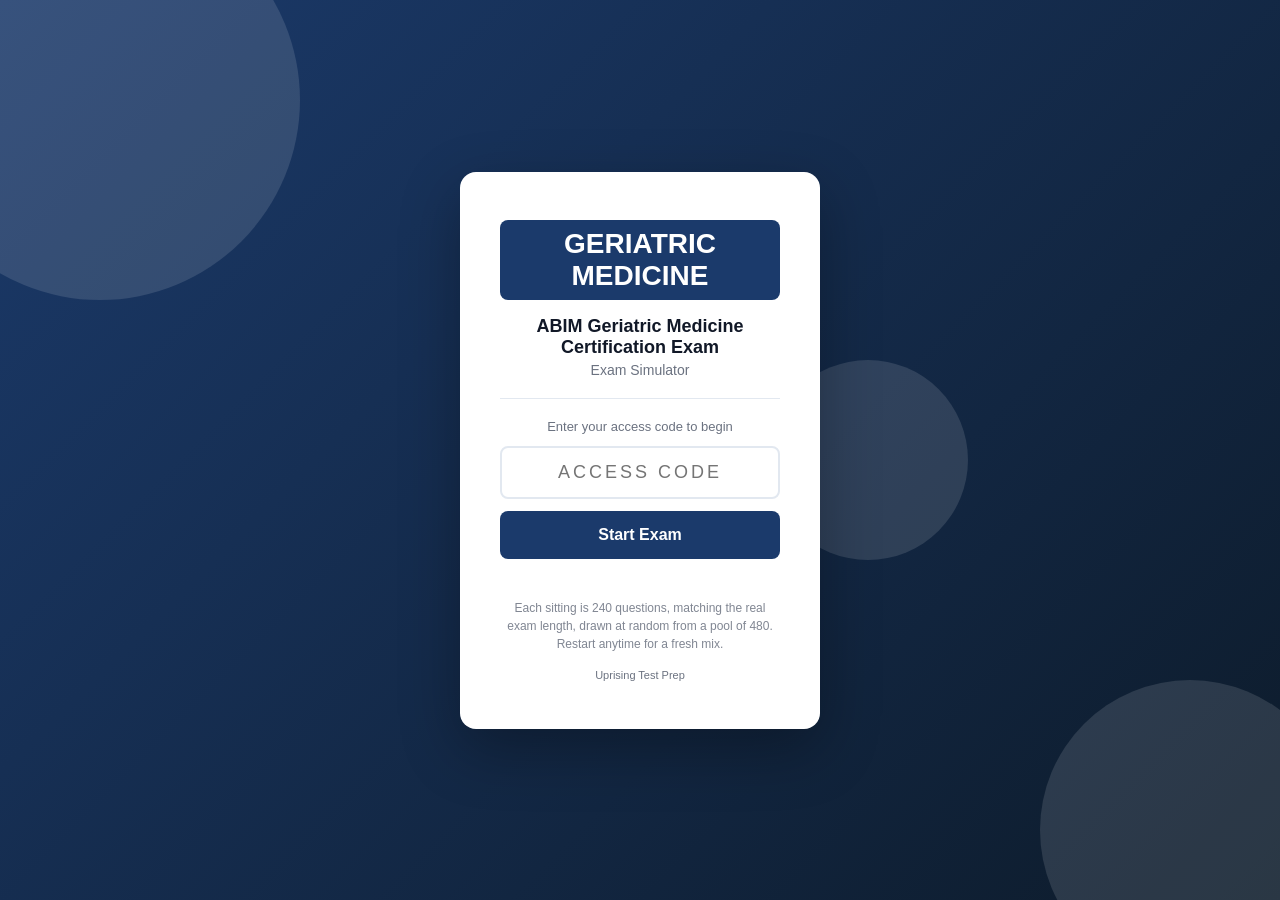
<file: index.html>
<!DOCTYPE html>
<html lang="en">
<head>
  <meta charset="UTF-8" />
  <meta name="viewport" content="width=device-width, initial-scale=1.0, viewport-fit=cover" />
  <meta name="apple-mobile-web-app-capable" content="yes" />
  <meta name="apple-mobile-web-app-status-bar-style" content="black-translucent" />
  <title>ABIM Geriatric Medicine Exam Simulator</title>
  <link rel="stylesheet" href="style.css" />
</head>
<body>

<div id="access-gate">
  <div class="gate-bg-shapes">
    <div class="shape shape-1"></div>
    <div class="shape shape-2"></div>
    <div class="shape shape-3"></div>
  </div>
  <div class="gate-card">
    <div class="gate-logo">
      <div class="logo-badge">GERIATRIC MEDICINE</div>
    </div>
    <h1 class="gate-title">ABIM Geriatric Medicine Certification Exam</h1>
    <p class="gate-subtitle">Exam Simulator</p>
    <div class="gate-divider"></div>
    <p class="gate-instruction">Enter your access code to begin</p>
    <input type="text" id="access-code-input" class="gate-input"
           placeholder="Access Code" autocomplete="off"
           maxlength="20" spellcheck="false" />
    <button id="access-btn" class="gate-btn">Start Exam</button>
    <p id="access-error" class="gate-error"></p>
    <p class="gate-pool-note">Each sitting is 240 questions, matching the real exam length, drawn at random from a pool of 480. Restart anytime for a fresh mix.</p>
    <p class="gate-hint">Uprising Test Prep</p>
  </div>
</div>

<div id="app" style="display:none">
  <header class="top-bar">
    <div class="bar-left">
      <span class="bar-logo">GERIATRIC MEDICINE</span>
      <span class="bar-title">Exam Simulator</span>
    </div>
    <div class="bar-right">
      <span class="bar-timer" id="timer-display">--:--</span>
      <button class="bar-btn" id="flag-btn">Flag</button>
      <button class="bar-btn bar-btn-primary" id="submit-btn">
        <span class="btn-full">Submit Exam</span>
        <span class="btn-short">Submit</span>
      </button>
    </div>
  </header>

  <div class="progress-strip">
    <div class="progress-bar" id="progress-bar"></div>
  </div>

  <main class="exam-main">
    <div class="question-panel">
      <div class="q-meta">
        <span id="q-counter"></span>
        <span class="q-pool-chip" title="This sitting is 240 questions, matching the real exam length, drawn at random from a pool of 480. Restart for a fresh mix.">480 Questions Available</span>
        <span id="q-domain" class="q-domain-tag"></span>
        <span id="q-flag-indicator" class="flag-chip" style="display:none">Flagged</span>
      </div>
      <!-- Shared text for a linked cluster (a clinical case, a reading
           passage). It sits ABOVE the stem, which is the one thing that
           legitimately precedes it, and repeats on every question in the
           cluster so nobody has to page backwards. -->
      <div id="q-cluster-wrap" class="cluster-wrap" style="display:none"></div>
      <p id="question-text" class="q-text"></p>
      <!-- The picture sits BELOW the question text so the simulator matches
           the printed book exactly: stem, then picture, then options. They
           used to disagree (book put the picture under the stem, simulator put
           it above), so no single wording could be true in both places, and
           184 of MLPAO's 185 image questions said "shown above" while the
           book printed the picture below the sentence. Write stems with
           neutral wording ("the strip shown", "the diagram shows") and this
           whole class of bug cannot come back. -->
      <div id="q-image-wrap" style="display:none; margin-bottom:14px;"></div>
      <div id="options-list" class="options-list"></div>
      <div id="explanation-box" class="explanation-box" style="display:none">
        <div class="explanation-label">Explanation</div>
        <p id="explanation-text" class="explanation-text"></p>
      </div>
    </div>
    <div class="nav-bar">
      <button class="nav-btn" id="prev-btn">&#8592; Prev</button>
      <button class="nav-btn nav-btn-map" id="map-btn">Question Map</button>
      <button class="nav-btn nav-btn-next" id="next-btn">Next &#8594;</button>
    </div>
  </main>
</div>

<!-- Question Map Modal -->
<div id="map-modal" style="display:none">
  <div class="map-backdrop" id="map-backdrop"></div>
  <div class="map-panel">
    <div class="map-header">
      <span class="map-title">Question Map</span>
      <button id="map-close" class="map-close-btn">&#x2715; Close</button>
    </div>
    <div class="map-legend">
      <span class="leg-item"><span class="leg-swatch leg-answered"></span>Answered</span>
      <span class="leg-item"><span class="leg-swatch leg-flagged"></span>Flagged</span>
      <span class="leg-item"><span class="leg-swatch leg-unanswered"></span>Unanswered</span>
    </div>
    <div id="q-grid" class="q-grid"></div>
  </div>
</div>

<div id="results-screen" style="display:none">
  <div class="results-card">
    <div class="res-header">
      <div class="res-badge">GERIATRIC MEDICINE</div>
      <h2 id="res-status" class="res-status"></h2>
      <p id="res-score" class="res-score"></p>
    </div>
    <div id="res-domains" class="res-domains"></div>
    <p class="mode-pool-note">This sitting drew 240 questions from a pool of 480. Restart for a fresh mix.</p>
    <button id="res-review-btn" class="res-btn">Review Answers</button>
    <button id="res-restart-btn" class="res-btn res-btn-secondary">Restart</button>
  </div>
</div>

<script src="questions.js"></script>
<script src="app.js"></script>
</body>
</html>
</file>
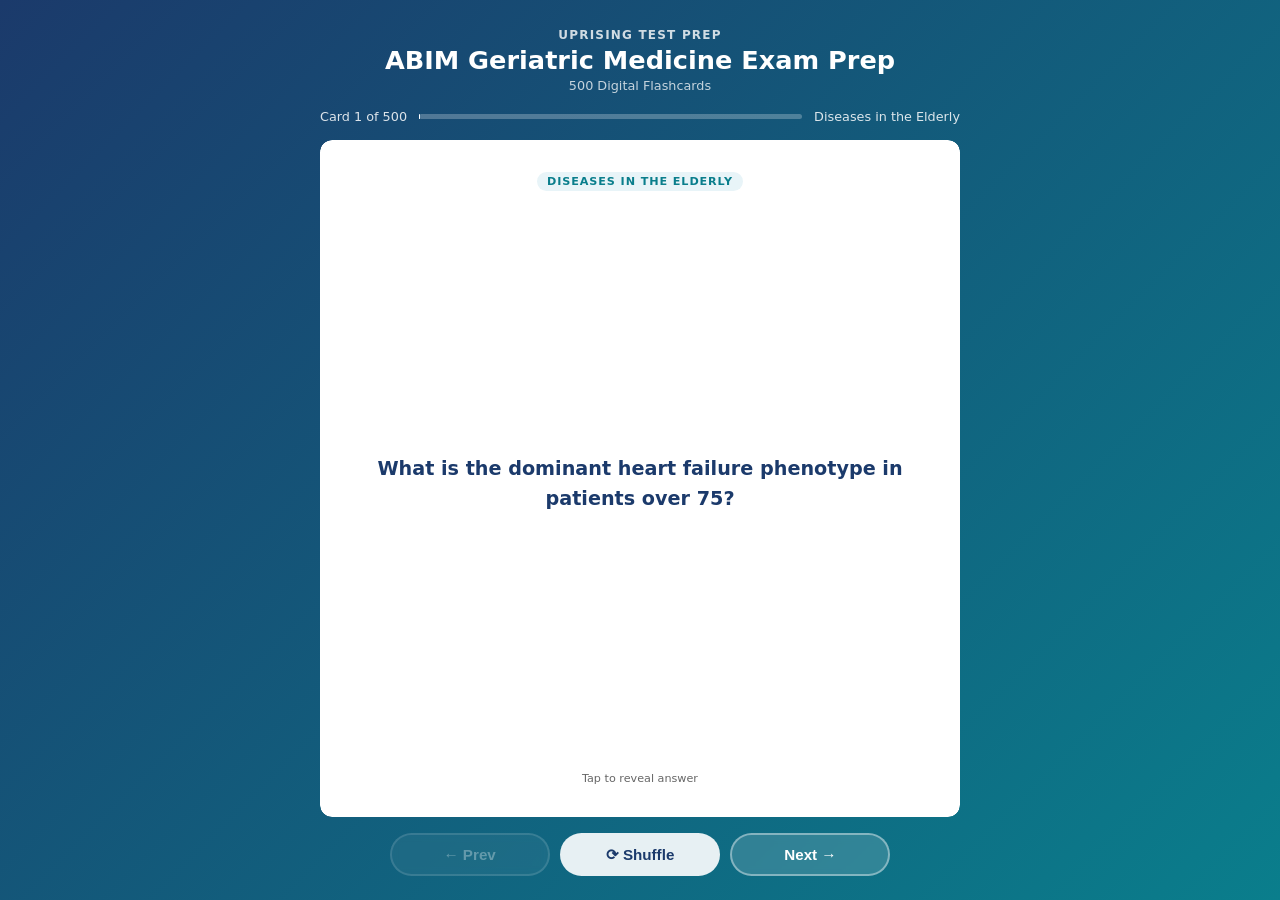
<file: flashcards/index.html>
<!DOCTYPE html>
<html lang="en">
<head>
  <meta charset="UTF-8">
  <meta name="viewport" content="width=device-width, initial-scale=1.0">
  <title>ABIM Geriatric Medicine Exam Prep: Flashcards</title>
  <style>
    :root {
      --blue:   #1B3A6B;
      --teal:   #0A7E8C;
      --ltblue: #E8F4F8;
      --white:  #FFFFFF;
      --text:   #1A1A1A;
      --muted:  #666;
      --radius: 12px;
    }
    * { box-sizing: border-box; margin: 0; padding: 0; }
    html, body { height: 100%; }
    body {
      font-family: 'Segoe UI', system-ui, sans-serif;
      background: linear-gradient(135deg, var(--blue) 0%, var(--teal) 100%);
      /* Pinned, not min-height: the page must never grow, or the controls
         get pushed below the fold on iOS where 100dvh and height:100%
         disagree. The height:100% rule above is the pre-dvh fallback. */
      height: 100dvh;
      max-height: 100dvh;
      overflow: hidden;
      display: flex;
      flex-direction: column;
      align-items: center;
      padding: 1.25rem 1rem 1rem;
      gap: 0.75rem;
      overflow-x: hidden;
    }
    header { text-align: center; color: #fff; flex-shrink: 0; }
    header .brand { font-size: 0.75rem; font-weight: 700; letter-spacing: 0.1em; opacity: 0.8; text-transform: uppercase; }
    header h1 { font-size: 1.3rem; font-weight: 800; margin-top: 0.2rem; }
    header .subtitle { font-size: 0.8rem; opacity: 0.75; margin-top: 0.15rem; }
    #progress-info {
      display: flex; align-items: center; gap: 0.75rem;
      color: rgba(255,255,255,0.85); font-size: 0.8rem;
      flex-shrink: 0; width: 100%; max-width: 640px;
    }
    #progress-bar-track {
      flex: 1; background: rgba(255,255,255,0.25);
      border-radius: 4px; height: 5px;
    }
    #progress-bar-fill { height: 100%; background: #fff; border-radius: 4px; transition: width 0.3s; }
    .card-scene {
      width: 100%; max-width: 640px;
      perspective: 1200px;
      cursor: pointer;
      flex: 1; min-height: 0;
      display: flex; flex-direction: column;
    
      /* WebKit does not clip overflow inside a preserve-3d context, so the
         answer pane's own clip is dropped and a long answer paints over the
         Prev/Next row. This element only sets the perspective and is NOT
         itself in the 3D context, so its clip is honoured in every engine. */
      overflow: hidden;
      border-radius: var(--radius);
    }
    .card-inner {
      position: relative; width: 100%;
      flex: 1; min-height: 0;
      transition: transform 0.55s cubic-bezier(.4,0,.2,1);
      transform-style: preserve-3d;
    }
    .card-scene.flipped .card-inner { transform: rotateY(180deg); }
    .card-face {
      position: absolute; inset: 0;
      backface-visibility: hidden; -webkit-backface-visibility: hidden;
      border-radius: var(--radius);
      display: flex; flex-direction: column;
      padding: 1.5rem 1.75rem;
      box-shadow: 0 12px 40px rgba(0,0,0,0.2);
      overflow: hidden;
    
      /* Painting through a mask forces WebKit to allocate a real clipping
         layer for a 3D-transformed element, which is what makes the
         overflow:hidden and the rounded corners above actually apply. */
      -webkit-mask-image: -webkit-radial-gradient(#fff, #000);
              mask-image: radial-gradient(#fff, #000);
    }
    .card-front { background: var(--white); align-items: center; justify-content: center; }
    .card-back  { background: var(--ltblue); transform: rotateY(180deg); }
    .card-badge {
      font-size: 0.7rem; font-weight: 700; text-transform: uppercase;
      letter-spacing: 0.08em;
      background: var(--ltblue); color: var(--teal);
      padding: 0.2rem 0.65rem; border-radius: 20px;
      margin-bottom: 0.85rem; flex-shrink: 0;
    }
    .card-back .card-badge { background: rgba(10,126,140,0.12); }
    .card-front .q-text {
      font-size: 1.1rem; font-weight: 600; color: var(--blue); line-height: 1.55;
      text-align: center; overflow-y: auto; flex: 1;
      display: flex; align-items: center; justify-content: center;
      scrollbar-width: thin; scrollbar-color: rgba(27,58,107,0.3) transparent;
    }
    .card-back .a-label { font-size: 0.7rem; font-weight: 700; color: var(--teal); text-transform: uppercase; letter-spacing: 0.08em; margin-bottom: 0.4rem; flex-shrink: 0; }
    .card-back .a-text  {
      font-size: 0.975rem; color: var(--text); line-height: 1.65;
      overflow-y: auto; flex: 1; min-height: 0; padding-right: 4px;
      scrollbar-width: thin; scrollbar-color: rgba(10,126,140,0.4) transparent;
    
      -webkit-overflow-scrolling: touch;
      overscroll-behavior: contain;
    }
    .card-back .a-text::-webkit-scrollbar { width: 4px; }
    .card-back .a-text::-webkit-scrollbar-track { background: transparent; }
    .card-back .a-text::-webkit-scrollbar-thumb { background: rgba(10,126,140,0.4); border-radius: 4px; }
    .tap-hint { flex-shrink: 0; margin-top: 0.6rem; font-size: 0.7rem; color: var(--muted); text-align: center; }
    .card-back .tap-hint { color: var(--teal); opacity: 0.7; }
    .controls {
      display: flex; gap: 0.65rem; flex-wrap: nowrap;
      justify-content: center; flex-shrink: 0;
      width: 100%; max-width: 640px;
      padding-bottom: env(safe-area-inset-bottom, 0px);
    }
    .btn {
      padding: 0.6rem 1.2rem; border-radius: 50px;
      border: 2px solid rgba(255,255,255,0.4);
      background: rgba(255,255,255,0.15); color: #fff;
      font-weight: 700; font-size: 0.875rem; cursor: pointer;
      transition: all 0.2s; backdrop-filter: blur(4px);
      white-space: nowrap; flex: 1; max-width: 160px;
    }
    .btn:hover { background: rgba(255,255,255,0.3); border-color: rgba(255,255,255,0.7); }
    .btn:active { transform: scale(0.96); }
    .btn:disabled { opacity: 0.35; cursor: not-allowed; }
    .btn.btn-primary { background: rgba(255,255,255,0.9); color: var(--blue); border-color: transparent; }
    .btn.btn-primary:hover { background: #fff; }
    #loading { color: rgba(255,255,255,0.8); font-size: 1rem; text-align: center; padding: 3rem; flex: 1; }
    @media (min-width: 768px) {
      body { padding: 1.75rem 1.5rem 1.5rem; gap: 1rem; }
      header h1 { font-size: 1.6rem; }
      .card-face { padding: 2rem 2.5rem; }
      .card-front .q-text { font-size: 1.2rem; }
      .card-back .a-text { font-size: 1.05rem; }
      .btn { font-size: 0.95rem; padding: 0.65rem 1.4rem; }
    }
    @media (max-width: 380px) {
      body { padding: 0.75rem; gap: 0.5rem; }
      header .brand { font-size: 0.65rem; }
      header h1 { font-size: 1.1rem; }
      header .subtitle { display: none; }
      .card-face { padding: 1rem 1.1rem; }
      .card-front .q-text { font-size: 0.975rem; }
      .card-back .a-text { font-size: 0.875rem; }
      .btn { font-size: 0.8rem; padding: 0.5rem 0.75rem; }
    }
  </style>
</head>
<body>
<header>
  <div class="brand">Uprising Test Prep</div>
  <h1>ABIM Geriatric Medicine Exam Prep</h1>
  <div class="subtitle">500 Digital Flashcards</div>
</header>
<div id="progress-info">
  <span id="card-counter">Card 1 of 500</span>
  <div id="progress-bar-track"><div id="progress-bar-fill" style="width:0%"></div></div>
  <span id="domain-label"></span>
</div>
<div id="loading">Loading flashcards...</div>
<div class="card-scene" id="card-scene" style="display:none" onclick="flipCard()">
  <div class="card-inner" id="card-inner">
    <div class="card-face card-front">
      <div class="card-badge" id="front-badge"></div>
      <div class="q-text" id="q-text"></div>
      <div class="tap-hint">Tap to reveal answer</div>
    </div>
    <div class="card-face card-back">
      <div class="card-badge" id="back-badge">Answer</div>
      <div class="a-label">Answer</div>
      <div class="a-text" id="a-text"></div>
      <div class="tap-hint">Tap to flip back</div>
    </div>
  </div>
</div>
<div class="controls" id="controls" style="display:none">
  <button class="btn" id="prev-btn" onclick="event.stopPropagation();move(-1)" disabled>&#8592; Prev</button>
  <button class="btn btn-primary" onclick="event.stopPropagation();shuffleCards()">&#10227; Shuffle</button>
  <button class="btn" id="next-btn" onclick="event.stopPropagation();move(1)">Next &#8594;</button>
</div>
<script>
const DOMAIN_LABELS = {
  diseases_in_the_elderly: "Diseases in the Elderly",
  geriatric_syndromes: "Geriatric Syndromes",
  caring_for_elderly_patients: "Caring for Elderly Patients",
  geriatric_psychiatry: "Geriatric Psychiatry",
  gerontology: "Gerontology",
  functional_assessment_and_rehabilitation: "Functional Assessment and Rehabilitation",
};
let cards   = [];
let current = 0;
async function init() {
  try {
    const res = await fetch('flashcards.json');
    if (!res.ok) throw new Error('Network error');
    cards = await res.json();
    document.getElementById('loading').style.display    = 'none';
    document.getElementById('card-scene').style.display = 'flex';
    document.getElementById('controls').style.display   = 'flex';
    show();
  } catch (e) {
    document.getElementById('loading').textContent = 'Error loading flashcards. Please try refreshing.';
  }
}
function domainLabel(key) {
  return DOMAIN_LABELS[key] || key.replace(/_/g, ' ').replace(/\b\w/g, c => c.toUpperCase());
}
function show() {
  const c = cards[current];
  document.getElementById('card-scene').classList.remove('flipped');
  document.getElementById('a-text').scrollTop = 0;
  const label = domainLabel(c.domain || c.chapter || '');
  document.getElementById('q-text').textContent       = c.front;
  document.getElementById('a-text').textContent       = c.back;
  document.getElementById('front-badge').textContent  = label;
  document.getElementById('back-badge').textContent   = label;
  document.getElementById('card-counter').textContent = `Card ${current+1} of ${cards.length}`;
  document.getElementById('domain-label').textContent = label;
  document.getElementById('progress-bar-fill').style.width = `${((current+1)/cards.length*100).toFixed(1)}%`;
  document.getElementById('prev-btn').disabled = current === 0;
  document.getElementById('next-btn').disabled = current === cards.length - 1;
}
function flipCard() { document.getElementById('card-scene').classList.toggle('flipped'); }
function move(dir) {
  const next = current + dir;
  if (next < 0 || next >= cards.length) return;
  current = next; show();
}
function shuffleCards() {
  for (let i = cards.length - 1; i > 0; i--) {
    const j = Math.floor(Math.random() * (i+1));
    [cards[i], cards[j]] = [cards[j], cards[i]];
  }
  current = 0; show();
}
document.addEventListener('keydown', e => {
  if (e.key === 'ArrowRight' || e.key === 'ArrowDown') move(1);
  else if (e.key === 'ArrowLeft' || e.key === 'ArrowUp') move(-1);
  else if (e.key === ' ' || e.key === 'Enter') { e.preventDefault(); flipCard(); }
});
init();
</script>
</body>
</html>
</file>
<file: style.css>
/* GERIMED Exam Simulator, Styles */
:root {
  --primary:   #1B3A6B;
  --pass:      #059669;
  --fail:      #DC2626;
  --bg:        #F3F4F8;
  --card:      #FFFFFF;
  --border:    #E2E8F0;
  --text:      #111827;
  --muted:     #6B7280;
  --radius:    10px;
}
*, *::before, *::after { box-sizing: border-box; margin: 0; padding: 0; }
body {
  font-family: -apple-system, BlinkMacSystemFont, "Segoe UI", sans-serif;
  background: var(--bg);
  color: var(--text);
  height: 100vh;
  height: 100dvh;
  overflow: hidden;
  -webkit-text-size-adjust: 100%;
}

/* ── Access Gate ─────────────────────────────────────────────────────────── */
#access-gate {
  display: flex;
  align-items: center;
  justify-content: center;
  height: 100vh;
  height: 100dvh;
  background: linear-gradient(135deg, var(--primary) 0%, #0d1b2a 100%);
  position: relative;
  overflow: hidden;
  padding: 20px;
  padding-top: max(20px, env(safe-area-inset-top));
  padding-bottom: max(20px, env(safe-area-inset-bottom));
}
.gate-bg-shapes { position: absolute; inset: 0; pointer-events: none; }
.shape { position: absolute; border-radius: 50%; opacity: .12; background: #fff; }
.shape-1 { width: 400px; height: 400px; top: -100px; left: -100px; }
.shape-2 { width: 300px; height: 300px; bottom: -80px; right: -60px; }
.shape-3 { width: 200px; height: 200px; top: 40%; left: 60%; }
.gate-card {
  background: #fff;
  border-radius: 16px;
  padding: 48px 40px;
  text-align: center;
  width: 100%;
  max-width: 360px;
  position: relative;
  z-index: 1;
  box-shadow: 0 20px 60px rgba(0,0,0,.3);
}
.logo-badge {
  display: inline-block;
  background: var(--primary);
  color: #fff;
  font-weight: 800;
  font-size: 28px;
  padding: 8px 18px;
  border-radius: 8px;
}
.gate-title { font-size: 18px; font-weight: 700; margin-top: 16px; color: var(--text); }
.gate-subtitle { color: var(--muted); font-size: 14px; margin-top: 4px; }
.gate-divider { height: 1px; background: var(--border); margin: 20px 0; }
.gate-instruction { font-size: 13px; color: var(--muted); margin-bottom: 12px; }
.gate-input {
  width: 100%;
  padding: 14px 16px;
  border: 2px solid var(--border);
  border-radius: 8px;
  font-size: 18px;
  text-align: center;
  text-transform: uppercase;
  letter-spacing: 3px;
  outline: none;
}
.gate-input:focus { border-color: var(--primary); }
.gate-btn {
  width: 100%;
  margin-top: 12px;
  padding: 15px;
  background: var(--primary);
  color: #fff;
  border: none;
  border-radius: 8px;
  font-size: 16px;
  font-weight: 600;
  cursor: pointer;
  -webkit-tap-highlight-color: transparent;
}
.gate-btn:hover { opacity: .9; }
.gate-error { color: var(--fail); font-size: 13px; margin-top: 8px; min-height: 18px; }
.gate-hint { color: var(--muted); font-size: 11px; margin-top: 16px; }
.gate-pool-note { color: var(--muted); opacity: .85; font-size: 12px; margin-top: 14px; line-height: 1.5; }
.mode-pool-note { color: var(--muted); opacity: .85; font-size: 12.5px; text-align: center; margin: 4px 0 16px; line-height: 1.5; }

/* ── App shell ───────────────────────────────────────────────────────────── */
#app {
  display: flex;
  flex-direction: column;
  height: 100vh;
  height: 100dvh;
  padding-top: env(safe-area-inset-top);
}
.top-bar {
  display: flex;
  justify-content: space-between;
  align-items: center;
  background: var(--primary);
  color: #fff;
  padding: 0 20px;
  padding-left: max(20px, env(safe-area-inset-left));
  padding-right: max(20px, env(safe-area-inset-right));
  height: 52px;
  flex-shrink: 0;
  gap: 8px;
}
.bar-left { display: flex; align-items: center; gap: 8px; min-width: 0; }
.bar-logo { font-weight: 800; font-size: 18px; flex-shrink: 0; }
.bar-title { font-size: 14px; opacity: .8; white-space: nowrap; overflow: hidden; text-overflow: ellipsis; }
.bar-right { display: flex; align-items: center; gap: 8px; flex-shrink: 0; }
.bar-timer {
  font-variant-numeric: tabular-nums;
  font-size: 16px;
  font-weight: 600;
  min-width: 68px;
  text-align: right;
}
.bar-btn {
  padding: 7px 13px;
  background: rgba(255,255,255,.15);
  border: 1px solid rgba(255,255,255,.3);
  color: #fff;
  border-radius: 6px;
  cursor: pointer;
  font-size: 13px;
  white-space: nowrap;
  -webkit-tap-highlight-color: transparent;
  touch-action: manipulation;
}
.bar-btn:hover { background: rgba(255,255,255,.25); }
.bar-btn-primary {
  background: #fff;
  color: var(--primary);
  border-color: #fff;
  font-weight: 600;
}
.bar-btn-primary:hover { background: #f0f0f0; }
.btn-short { display: none; }
.btn-full  { display: inline; }

.progress-strip { height: 4px; background: rgba(0,0,0,.1); flex-shrink: 0; }
.progress-bar   { height: 100%; background: #4ade80; transition: width .3s; }

/* ── Main exam area ──────────────────────────────────────────────────────── */
.exam-main {
  flex: 1;
  overflow: hidden;
  display: flex;
  flex-direction: column;
  padding: 16px 20px 0;
  padding-left: max(16px, env(safe-area-inset-left));
  padding-right: max(16px, env(safe-area-inset-right));
  min-height: 0;
}
.question-panel { flex: 1; overflow-y: auto; padding-bottom: 12px; -webkit-overflow-scrolling: touch; }
.q-meta {
  display: flex;
  align-items: center;
  gap: 8px;
  margin-bottom: 12px;
  font-size: 13px;
  color: var(--muted);
  flex-wrap: wrap;
}
.q-domain-tag {
  background: var(--primary);
  color: #fff;
  padding: 2px 8px;
  border-radius: 4px;
  font-size: 11px;
  font-weight: 600;
}
.q-pool-chip {
  background: #EEF2FF;
  background: color-mix(in srgb, var(--primary) 12%, #fff);
  color: var(--primary);
  border: 1px solid var(--primary);
  padding: 2px 8px;
  border-radius: 10px;
  font-size: 11px;
  font-weight: 700;
  cursor: help;
  white-space: nowrap;
}
.flag-chip {
  background: #FEF3C7;
  color: #92400E;
  padding: 2px 8px;
  border-radius: 4px;
  font-size: 11px;
  font-weight: 600;
}
.cluster-wrap {
  border-left: 4px solid var(--primary, #1B3A6B);
  background: #F2F6FC; border-radius: 8px;
  padding: 10px 14px; margin-bottom: 16px;
}
.cluster-label {
  font-size: 11px; font-weight: 700; letter-spacing: 0.06em;
  text-transform: uppercase; color: var(--primary, #1B3A6B); margin-bottom: 6px;
}
.cluster-body {
  max-height: 38vh; overflow-y: auto; font-size: 15px; line-height: 1.6;
  -webkit-overflow-scrolling: touch;
}
.cluster-body p + p { margin-top: 10px; }
@media (min-width: 1100px) { .cluster-body { max-height: 52vh; } }

.q-image {
  max-width: 100%;
  /* Cap the height too. With only max-width, a tall exhibit renders at full
     width and pushes the stem and every option below the fold, so the question
     looks like it has no answers until the candidate scrolls. Found on CNPLE. */
  max-height: 62vh;
  width: auto;
  height: auto;
  object-fit: contain;
  border-radius: 6px;
  border: 1px solid var(--border);
  display: block;
  margin-bottom: 14px;
}
.q-text { font-size: 16px; line-height: 1.65; margin-bottom: 20px; }
.options-list { display: flex; flex-direction: column; gap: 10px; }
.option {
  display: flex;
  align-items: flex-start;
  gap: 12px;
  padding: 15px 16px;
  background: var(--card);
  border: 2px solid var(--border);
  border-radius: var(--radius);
  cursor: pointer;
  transition: .15s;
  -webkit-tap-highlight-color: transparent;
  touch-action: manipulation;
  min-height: 52px;
}
.option:hover  { border-color: var(--primary); background: #F8FAFF; }
.option.selected  { border-color: var(--primary); background: #EEF3FF; }
.option.correct   { border-color: #059669; background: #ECFDF5; }
.option.incorrect { border-color: #DC2626; background: #FEF2F2; }
.explanation-box {
  margin-top: 20px;
  padding: 16px 18px;
  background: #F0F9FF;
  border-left: 4px solid #2563EB;
  border-radius: 6px;
}
.explanation-label {
  font-size: 11px;
  font-weight: 700;
  text-transform: uppercase;
  letter-spacing: .06em;
  color: #2563EB;
  margin-bottom: 8px;
}
.explanation-text { font-size: 14.5px; line-height: 1.7; color: #1e293b; margin: 0; }
.opt-letter { font-weight: 700; font-size: 15px; color: var(--primary); min-width: 22px; padding-top: 1px; flex-shrink: 0; }
.opt-text   { font-size: 15px; line-height: 1.5; }

/* ── Nav bar ─────────────────────────────────────────────────────────────── */
.nav-bar {
  display: flex;
  align-items: center;
  gap: 8px;
  padding: 10px 0;
  padding-bottom: max(14px, env(safe-area-inset-bottom));
  flex-shrink: 0;
}
.nav-btn {
  flex: 1;
  padding: 13px 8px;
  background: var(--card);
  border: 1px solid var(--border);
  border-radius: 8px;
  cursor: pointer;
  font-size: 15px;
  font-weight: 500;
  text-align: center;
  -webkit-tap-highlight-color: transparent;
  touch-action: manipulation;
  min-height: 48px;
}
.nav-btn:hover      { background: #f0f0f0; }
.nav-btn-map {
  background: var(--bg);
  border-color: var(--primary);
  color: var(--primary);
  font-weight: 600;
}
.nav-btn-map:hover { background: #EEF3FF; }
.nav-btn-next {
  background: var(--primary);
  color: #fff;
  border-color: var(--primary);
}
.nav-btn-next:hover { opacity: .9; }

/* ── Question Map Modal ──────────────────────────────────────────────────── */
#map-modal {
  position: fixed;
  inset: 0;
  z-index: 1000;
  display: flex;
  flex-direction: column;
  justify-content: flex-end;
}
.map-backdrop { position: absolute; inset: 0; background: rgba(0,0,0,.5); }
.map-panel {
  position: relative;
  background: #fff;
  border-radius: 20px 20px 0 0;
  padding: 20px;
  padding-bottom: max(20px, env(safe-area-inset-bottom));
  max-height: 80vh;
  max-height: 80dvh;
  display: flex;
  flex-direction: column;
  box-shadow: 0 -4px 30px rgba(0,0,0,.2);
}
.map-header {
  display: flex;
  align-items: center;
  justify-content: space-between;
  margin-bottom: 12px;
  flex-shrink: 0;
}
.map-title { font-size: 17px; font-weight: 700; color: var(--text); }
.map-close-btn {
  padding: 8px 16px;
  background: var(--bg);
  border: 1px solid var(--border);
  border-radius: 8px;
  cursor: pointer;
  font-size: 14px;
  font-weight: 500;
  min-height: 40px;
  -webkit-tap-highlight-color: transparent;
  touch-action: manipulation;
}
.map-close-btn:hover { background: #e5e7eb; }
.map-legend { display: flex; gap: 16px; margin-bottom: 14px; flex-shrink: 0; flex-wrap: wrap; }
.leg-item { display: flex; align-items: center; gap: 6px; font-size: 13px; color: var(--muted); }
.leg-swatch {
  width: 16px;
  height: 16px;
  border-radius: 3px;
  border: 1px solid var(--border);
  background: var(--card);
  display: inline-block;
  flex-shrink: 0;
}
.leg-swatch.leg-answered  { background: var(--primary); border-color: var(--primary); }
.leg-swatch.leg-flagged   { background: #FEF3C7; border-color: #F59E0B; }
.leg-swatch.leg-unanswered { background: var(--card); }
.q-grid {
  display: flex;
  flex-wrap: wrap;
  gap: 6px;
  overflow-y: auto;
  flex: 1;
  padding-bottom: 8px;
  -webkit-overflow-scrolling: touch;
}
.grid-btn {
  width: 40px;
  height: 40px;
  border: 1px solid var(--border);
  border-radius: 6px;
  background: var(--card);
  font-size: 12px;
  cursor: pointer;
  font-weight: 500;
  -webkit-tap-highlight-color: transparent;
  touch-action: manipulation;
}
.grid-btn.answered { background: var(--primary); color: #fff; border-color: var(--primary); }
.grid-btn.flagged  { background: #FEF3C7; border-color: #F59E0B; }
.grid-btn.active   { outline: 3px solid var(--primary); outline-offset: 2px; }

/* ── Results ─────────────────────────────────────────────────────────────── */
#results-screen {
  display: flex;
  align-items: flex-start;
  justify-content: center;
  min-height: 100vh;
  min-height: 100dvh;
  background: var(--bg);
  overflow-y: auto;
  -webkit-overflow-scrolling: touch;
  padding: 20px 16px;
  padding-top: max(20px, env(safe-area-inset-top));
  padding-bottom: max(20px, env(safe-area-inset-bottom));
}
.results-card {
  background: var(--card);
  border-radius: 16px;
  padding: 40px;
  max-width: 480px;
  width: 100%;
  box-shadow: 0 8px 30px rgba(0,0,0,.1);
}
.res-header { text-align: center; margin-bottom: 24px; }
.res-badge {
  display: inline-block;
  background: var(--primary);
  color: #fff;
  font-weight: 800;
  font-size: 22px;
  padding: 6px 16px;
  border-radius: 8px;
}
.res-status { font-size: 36px; font-weight: 800; margin-top: 12px; }
.res-score  { font-size: 18px; color: var(--muted); margin-top: 4px; }
.res-domains { margin-bottom: 24px; display: flex; flex-direction: column; gap: 10px; }
.res-domain-row { display: flex; align-items: center; gap: 8px; font-size: 13px; }
.res-domain-name { width: 160px; font-weight: 500; flex-shrink: 0; }
.res-domain-bar-wrap { flex: 1; background: #E5E7EB; border-radius: 4px; height: 8px; overflow: hidden; }
.res-domain-bar { height: 100%; border-radius: 4px; transition: width .5s; }
.res-domain-pct { width: 36px; text-align: right; font-weight: 600; }
.res-btn {
  width: 100%;
  padding: 15px;
  background: var(--primary);
  color: #fff;
  border: none;
  border-radius: 8px;
  font-size: 15px;
  font-weight: 600;
  cursor: pointer;
  margin-bottom: 10px;
  min-height: 52px;
  -webkit-tap-highlight-color: transparent;
  touch-action: manipulation;
}
.res-btn:hover { opacity: .9; }
.res-btn-secondary {
  background: transparent;
  color: var(--primary);
  border: 2px solid var(--primary);
}
.res-btn-secondary:hover { background: var(--primary); color: #fff; }

/* ── Mobile breakpoint (phones ≤ 640px) ─────────────────────────────────── */
@media (max-width: 640px) {
  /* Gate card */
  .gate-card { padding: 32px 24px; }

  /* Top bar: hide long title text, swap Submit label */
  .bar-title  { display: none; }
  .btn-full   { display: none; }
  .btn-short  { display: inline; }
  .bar-right  { gap: 6px; }
  .bar-btn    { padding: 6px 10px; font-size: 12px; }
  .bar-timer  { font-size: 14px; min-width: 58px; }

  /* Exam main */
  .exam-main { padding: 12px 14px 0; }
  .q-text { font-size: 16px; }
  .opt-text { font-size: 15px; }

  /* Nav bar, bigger touch targets */
  .nav-btn { font-size: 14px; padding: 14px 6px; }

  /* Results */
  .results-card { padding: 28px 20px; }
  .res-domain-name { width: 110px; font-size: 12px; }
  .res-domain-pct  { font-size: 12px; }
  .res-status { font-size: 30px; }

  /* Map grid, slightly bigger buttons on phones */
  .grid-btn { width: 42px; height: 42px; }
}

/* ── Very small phones (≤ 380px) ────────────────────────────────────────── */
@media (max-width: 380px) {
  .bar-logo { font-size: 15px; }
  .bar-btn  { padding: 5px 8px; font-size: 11px; }
  .bar-timer { font-size: 13px; min-width: 52px; }
  .nav-btn  { font-size: 13px; }
  .grid-btn { width: 38px; height: 38px; font-size: 11px; }
}
</file>
